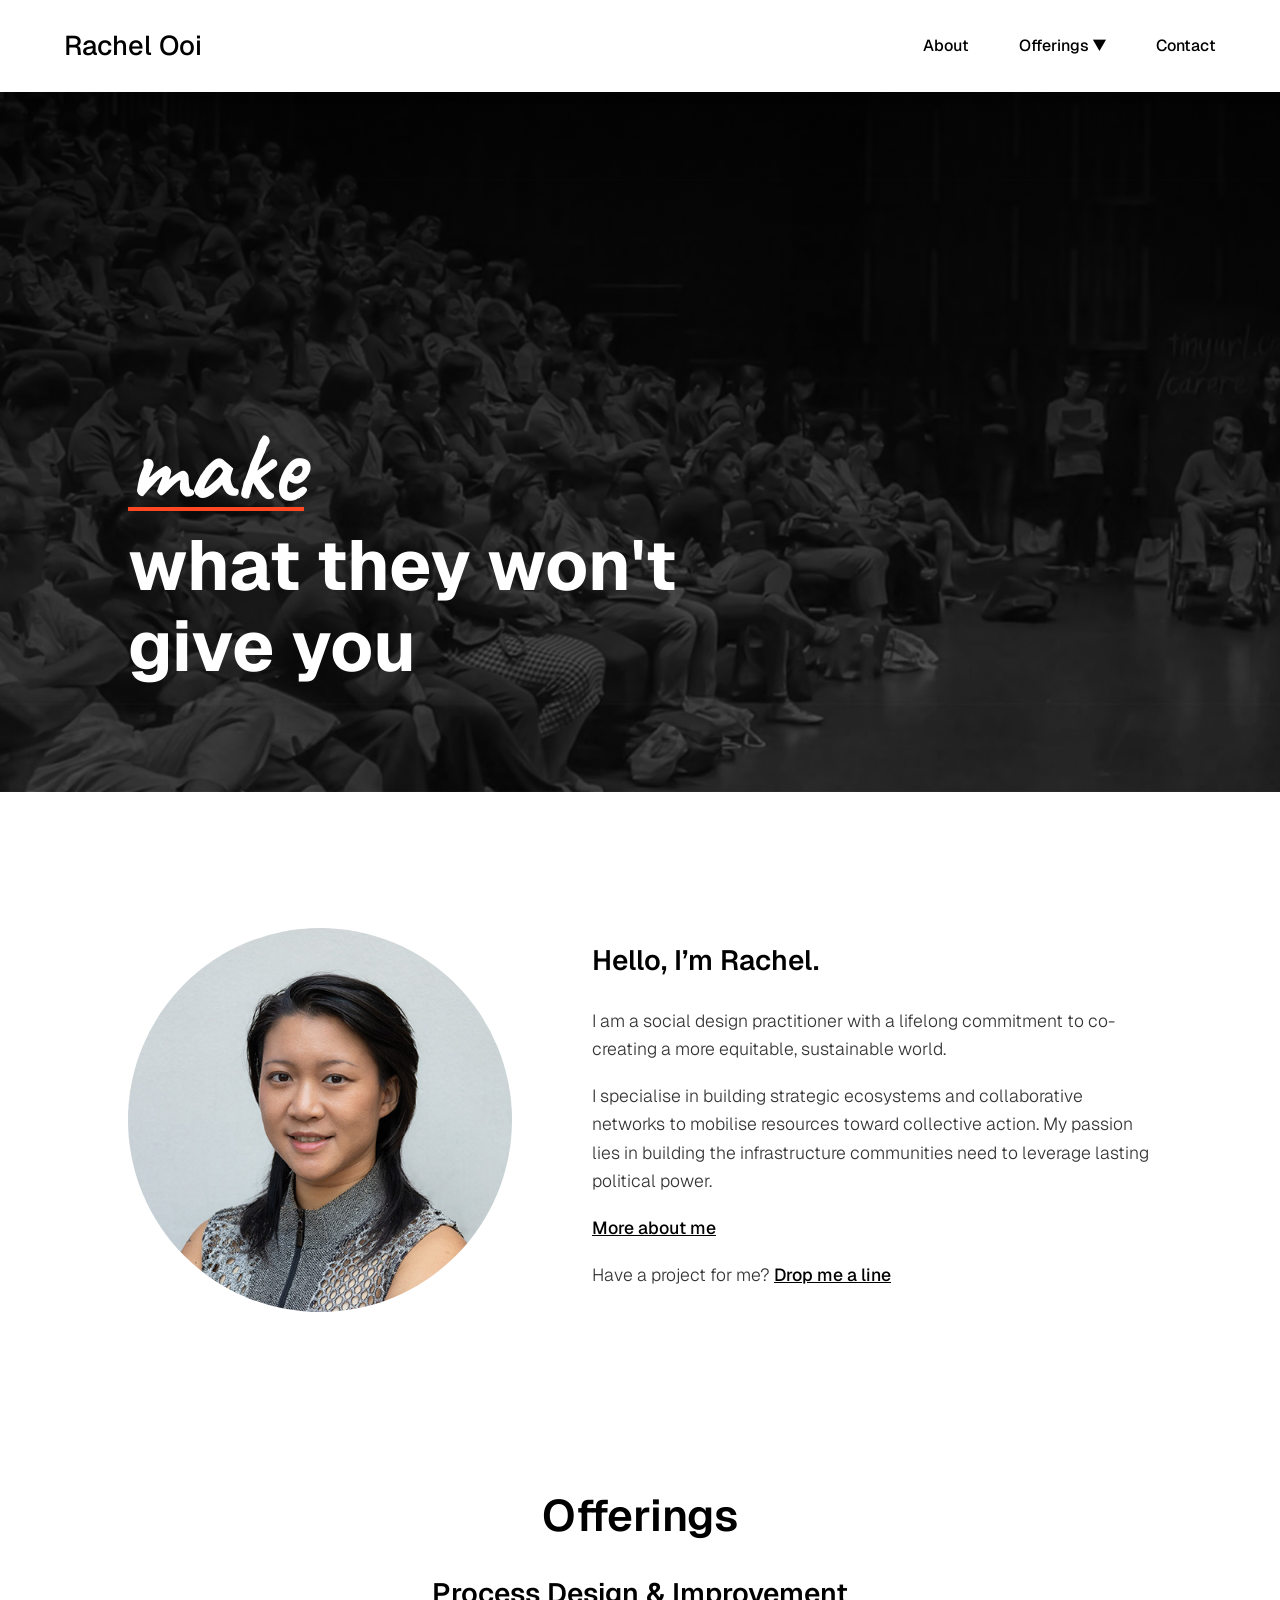
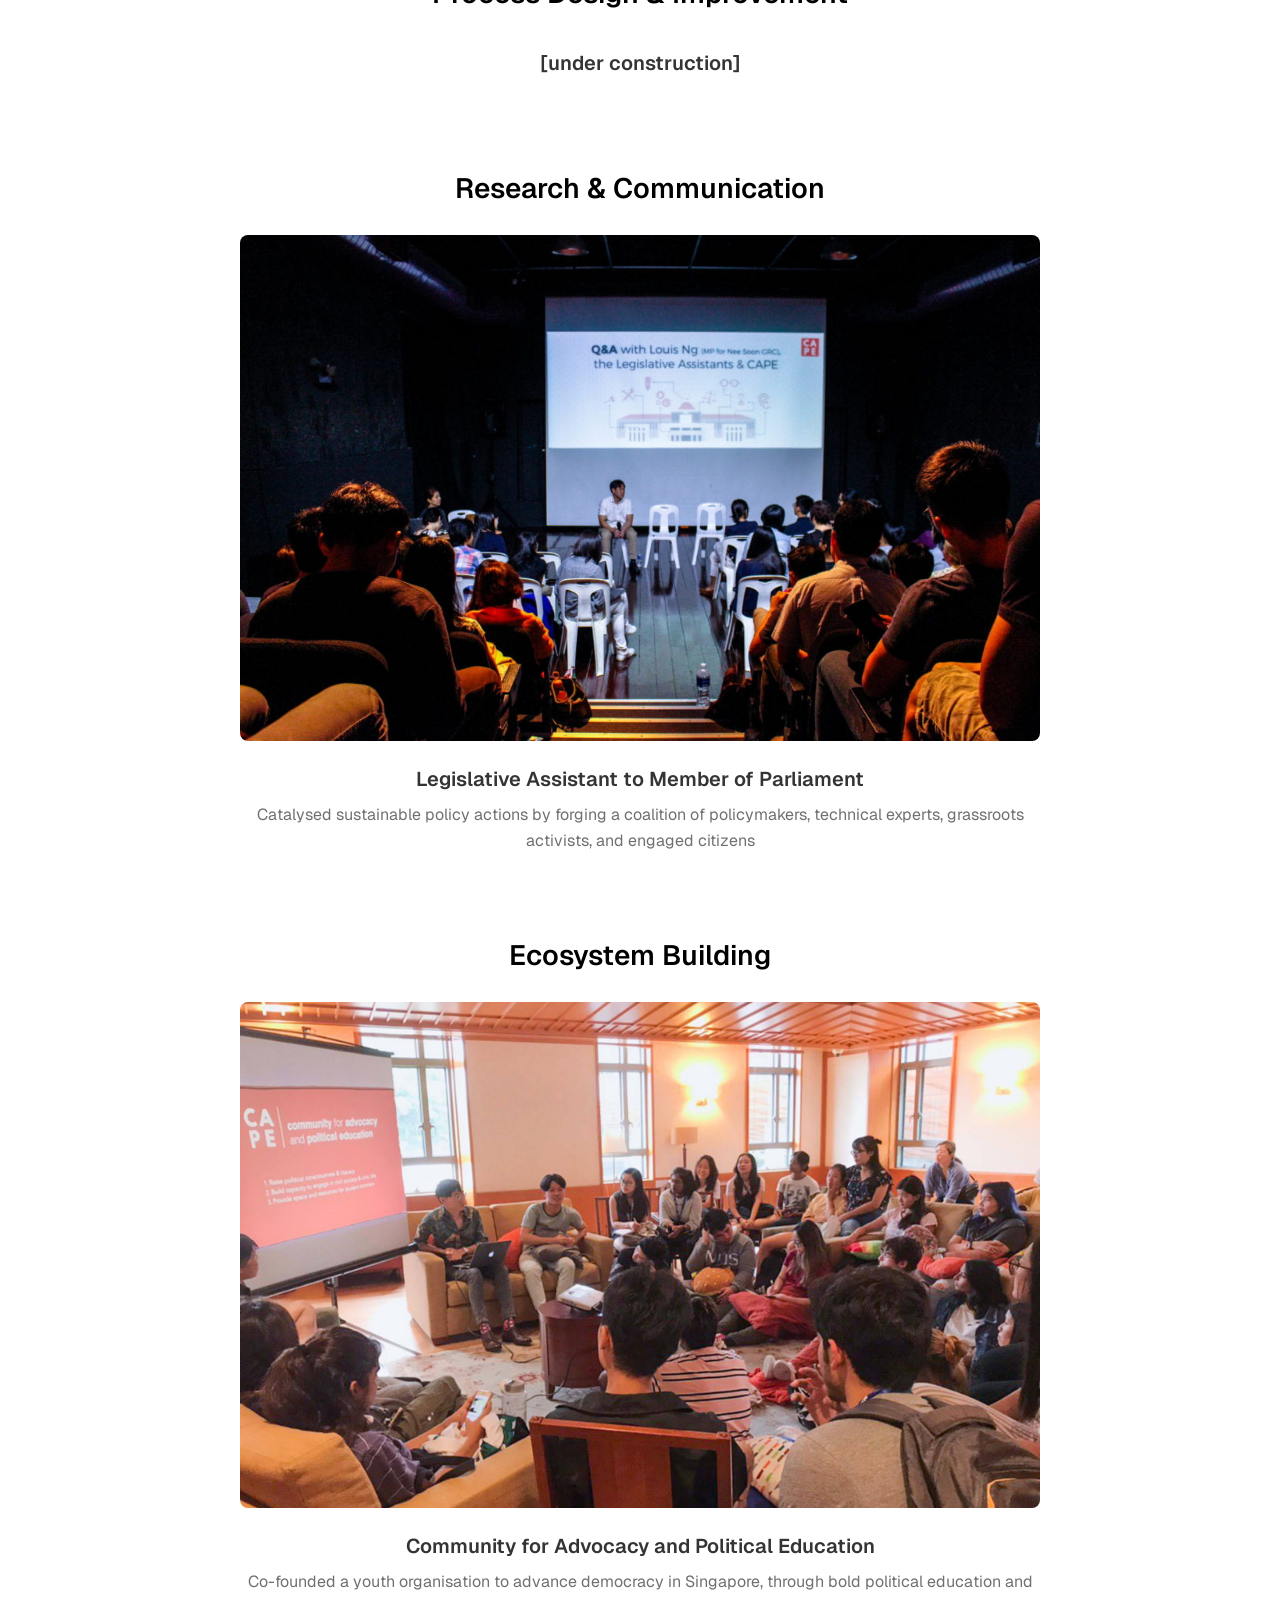
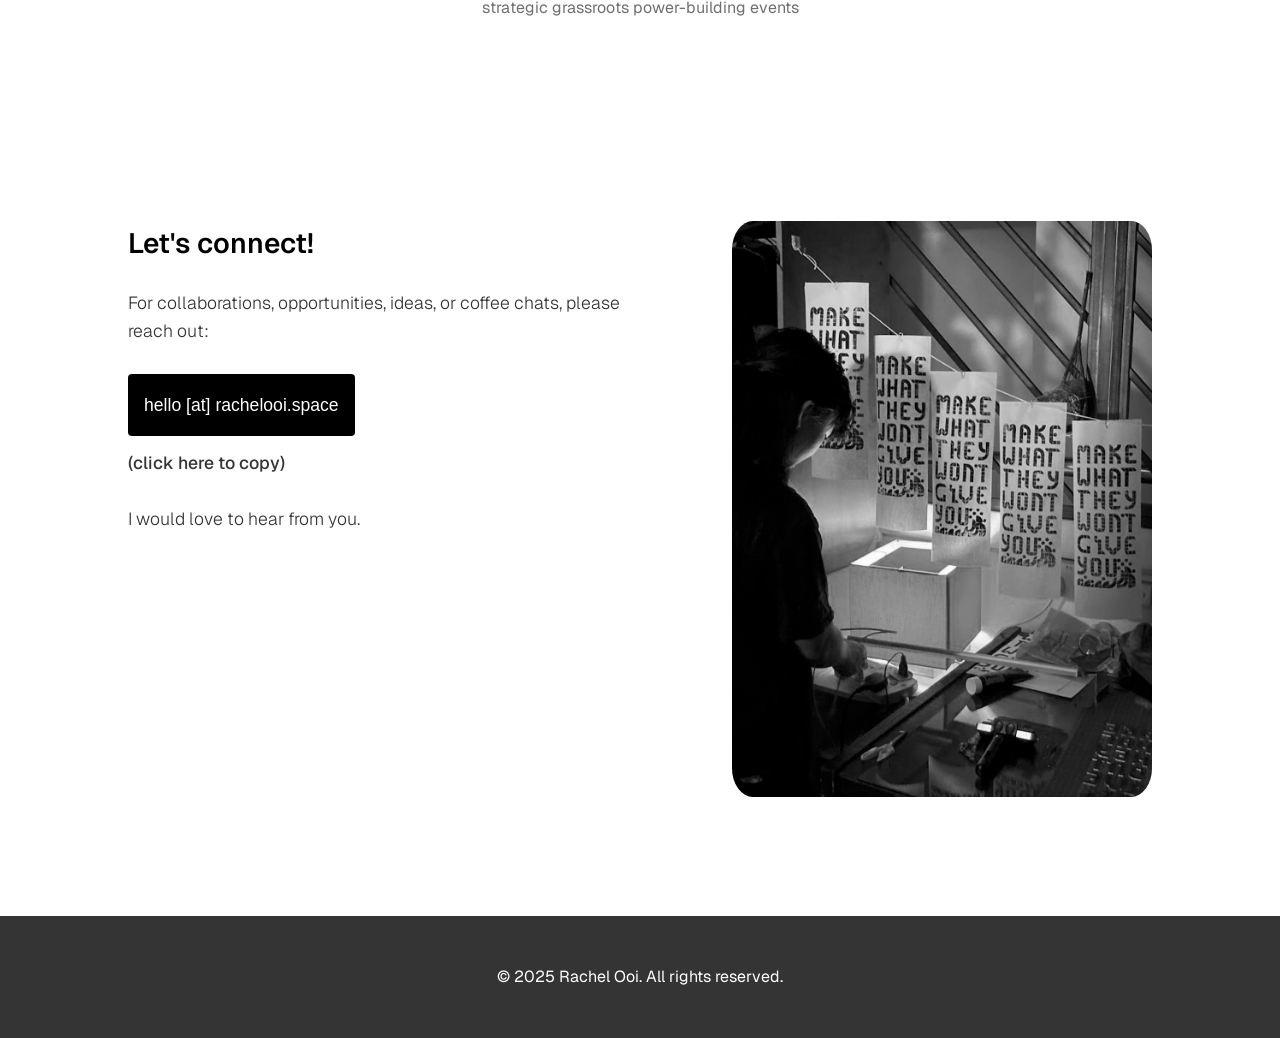
<file: index.html>
<!DOCTYPE html>
<html lang="en">
<head>
    <meta charset="UTF-8">
    <meta name="viewport" content="width=device-width, initial-scale=1.0">
    <title>Rachel Ooi</title>
    <link rel="stylesheet" href="style.css">
    <link rel="preconnect" href="https://fonts.googleapis.com">
    <link rel="preconnect" href="https://fonts.gstatic.com" crossorigin>
    <link href="https://fonts.googleapis.com/css2?family=Caveat:wght@400..700&family=Geist:wght@100..900&display=swap" rel="stylesheet">   
</head>
<body>
    
    <div id="header-container">
       <div id="header"></div>
    </div>

    <!-- Hero banner -->
    <section class="hero-banner">
        <img src="banner.jpg" alt="Black and white image of a packed auditorium" class="hero-image">
        <div class="hero-overlay"></div>
        <div class="hero-content">
            <h1 class="underlined-placeholder">make</h1>
            <h1 class="animated-text" id="animatedText">make</h1>
            <h1>what they won't<br>give you</h1>
        </div>
    </section>

    <!-- Text Sections -->
    <section class="text-section" id="about">
        <div class="headshot">
            <img src="Headshot_500.jpg" alt="portrait of a smiling woman with shoulder-length black hair against a clean grey backdrop" class="headshot-image">
        </div>
        <div class="content">
            <h2>Hello, I’m Rachel.</h2>
            <p>I am a social design practitioner with a lifelong commitment to co-creating a more equitable, sustainable world.</p>
            <p>I specialise in building strategic ecosystems and collaborative networks to mobilise resources toward collective action. My passion lies in building the infrastructure communities need to leverage lasting political power.</p>
            <p><a class="link" href="about.html">More about me</a></p>
            <p>Have a project for me? <a href="#contact" class="link">Drop me a line</a></p>
        </div>
    </section>

    
    <section class="text-section" id="projects">
        <div class="content offerings-box">
            <h1 id="offerings">Offerings</h1>
            <h2 class="project-category" id="process-design-improvement">Process Design & Improvement</h2>

                <div class="project-box">

                    <div class="project-name">[under construction]</div>
                    
                </div>

            <h2 class="project-category" id="research-communication">Research & Communication</h2>

                <div class="project-box">
                    
                    <div class="project-item">
                        <a href="la.html" class="project-link">
                            <img src="Assets/LA/Jan 2018-Parliament 101.jpeg" alt="a packed auditorium with a man seated at the front. The slides behind him say'Q&A with Louis Ng (MP for Nee Soon GRC), the Legislative Assistants & CAPE'" class="project-img">
                            <div class="project-name">Legislative Assistant to Member of Parliament</div>
                            <div class="project-byline">Catalysed sustainable policy actions by forging a coalition of policymakers, technical experts, grassroots activists, and engaged citizens</div>
                        </a>
                    </div>

                </div>

            <h2 class="project-category" id="ecosystem-building">Ecosystem Building</h2>

                <div class="project-box">
                    
                    <div class="project-item">
                        <a href="cape.html" class="project-link">
                            <img src="Assets/CAPE/Sharing session.jpeg" alt="a lounge full of students seated around a projector, the slides introduce 'community for advocacy and political education' and state its mission" class="project-img">
                            <div class="project-name">Community for Advocacy and Political Education</div>
                            <div class="project-byline">Co-founded a youth organisation to advance democracy in Singapore, through bold political education and strategic grassroots power-building events</div>
                        </a>
                    </div>
                    
                </div>





            <!-- Hide projects  

            <h2 class="project-category" id="ecosystem-building">Ecosystem Building</h2>

                <div class="project-box">
                    
                    <div class="project-item">
                        <a href="aidhub.html" class="project-link coming-soon">
                            <img src="Assets/Mutual Aid Hub SG/aidhub_logo.png" alt="screenshot of an online site listing aid initiatives, with buttons to submit initiatives and filter listings by category" class="project-img">
                            <div class="project-name">AidHub SG</div>
                            <div class="project-byline">Launched a crowdsourcing platform to surface real-time community needs and quickly connect them with offers of aid, to combat the COVID-19 crisis</div>
                        </a>
                    </div>
                    
                    <div class="project-item">
                        <a href="fundraising.html" class="project-link">
                            <img src="Assets/Community Fundraising/cover rojava_cropped.png" alt="screenshot of a fundraising page, with an image of two women wearing hijabs and medical face masks. The older woman is carrying a child. The caption reads 'Donate for Rojava's (North and East Syria's) Covid-19 Medical Aid: Fundraiser for HEYVA SOR A KURDISTANE/KURDISH RED MOON by Rachel Ooi'" class="project-img">
                            <div class="project-name">Community Fundraising</div>
                            <div class="project-byline">Activated personal networks to mobilise resources for Rojava, Palestine, Myanmar, and local community members facing socio-economic difficulties</div>
                        </a>
                    </div>

                    <div class="project-item">
                        <a href="climatecatchups.html" class="project-link">
                            <img src="Assets/Climate Catch Ups/Screenshot_cropped - Miro.png" alt="screenshot of an ecosystem mapping exercise for Singapore's environmental advocacy organisations" class="project-img">
                            <div class="project-name">Climate Catch Ups</div>
                            <div class="project-byline">Established a network for environmental activists to accelerate social change by strategising collectively</div>
                        </a>
                    </div>

                    <div class="project-item">
                        <a href="climatemediahub.html" class="project-link">
                            <img src="Assets/Climate Media Hub/87817449_10214930302324822_638226569613017088_n.jpg" alt="logo of a megaphone overlaid with climate warming stripes representing Earth’s increasing average temperature" class="project-img">
                            <div class="project-name">Climate Media Hub</div>
                            <div class="project-byline">Created an online community to amplify support for climate policies through targeted digital engagement</div>
                        </a>
                    </div>

                </div>

            <h2 class="project-category" id="research-writing">Research & Writing</h2>

                <div class="project-box">
                    
                    <div class="project-item">
                        <a href="co-risklabs.html" class="project-link">
                            <img src="Assets/Co-Risk Labs/CRL cover.png" alt="graphic of a town overlaid with the words 'DESIGN RESEARCH AND COMMUNITY ENGAGEMENT FOR DISASTER AND CLIMATE RISK REDUCTION' and a logo that resembles a test tube constructed with arrows" class="project-img">
                            <div class="project-name">Co-Risk Labs</div>
                            <div class="project-byline">Investigated how disaster risk management professionals can dismantle technological inequities in their practice, to empower community-led crisis response</div>
                        </a>
                    </div>

                    <div class="project-item">
                        <a href="https://www.anthroposphere.co.uk/post/encountering-the-superlative-wild" target="_blank" class="project-link">
                            <img src="Assets/LOTR/230517_f097cd18d3784624867448c9829cd9c8~mv2_d_3508_2480_s_4_2.avif" alt="illustration of a round hobbit door opening to reveal a city crossed with wires" class="project-img">
                            <div class="project-name">Writing Sample: "Encountering the Superlative Wild"</div>
                            <div class="project-byline">How do ecological themes in J.R.R. Tolkien's <i>The Lord of The Rings</i> influence real-world environmental ethics? Article published in <i>Anthroposhere: The Oxford Climate Review</i></div>
                        </a>
                    </div>


            <h2 class="project-category" id="creative-comms">Creative Communications</h2>

                <div class="project-box">

                    <div class="project-item">
                        <a href="illustrationdesign.html" class="project-link">
                            <img src="Assets/Creative Communication/cover illustration.png" alt="The left half of the image is a red, yellow, and green poster of a houseplant drawn in the style of vintage communist posters from China, titled 'REVOLUTIONARY LEAFTIST'. The right half of the image is the first page of a zine titled 'Introducing the Solidarity Economy' with descriptive text accompanied by simple illustrations of goofy characters" class="project-img">
                            <div class="project-name">Illustration & Graphic Design</div>
                            <div class="project-byline">Crafted visual storytelling to amplify economic justice narratives in grassroots climate movements’ campaigns</div>
                        </a>
                    </div>

                    <div class="project-item">
                        <a href="https://www.instagram.com/solidarity.econ/" target="_blank" class="project-link">
                            <img src="Assets/Creative Communication/cover social media.png" alt="screenshot of an Instagram profile named '@solidarity.econ' with posts titled 'Creative Commons', 'Mutual Aid', and 'Creating Solidarity Markets in Manila'" class="project-img">
                            <div class="project-name">Social Media Content Creation</div>
                            <div class="project-byline">Reformulated academic solidarity economy research into accessible public education </div>
                        </a>
                    </div>

                </div>
            -->

            <!-- template block
            <h2 class="project-category" id="fundraising">project-category</h2>

                <div class="project-box">

                    <div class="project-item">
                        <a href="" class="project-link">
                            <img src="" alt="" class="project-img">
                            <div class="project-name">x</div>
                            <div class="project-byline"></div>
                        </a>
                    </div>
                    
                </div>
            -->


        </div>
    </section>

    <!-- Contact Section -->
    <section class="text-section" id="contact">
        <div class="content">
            <h2>Let's connect!</h2>
            <p>For collaborations, opportunities, ideas, or coffee chats, please reach out:<br><br></p>
            <button id="contact-btn" class="contact-btn">contact me</button><p id="copy-text">(click here to copy)</p>
            <p><br>I would love to hear from you.</p>
        </div>
        <div class="end">
            <img src="printing_cropped.png" alt="photo of Rachel in her home studio printing a series of posters with the words 'MAKE WHAT THEY WON'T GIVE YOU', using a printing press she made from Legos" class="end-image">
        </div>

    </section>

    <div id="footer"></div>
    
    <button id="back-to-top" title="Back to Top">↑</button>

    <script src="script.js"></script>
</body>
</html>
</file>
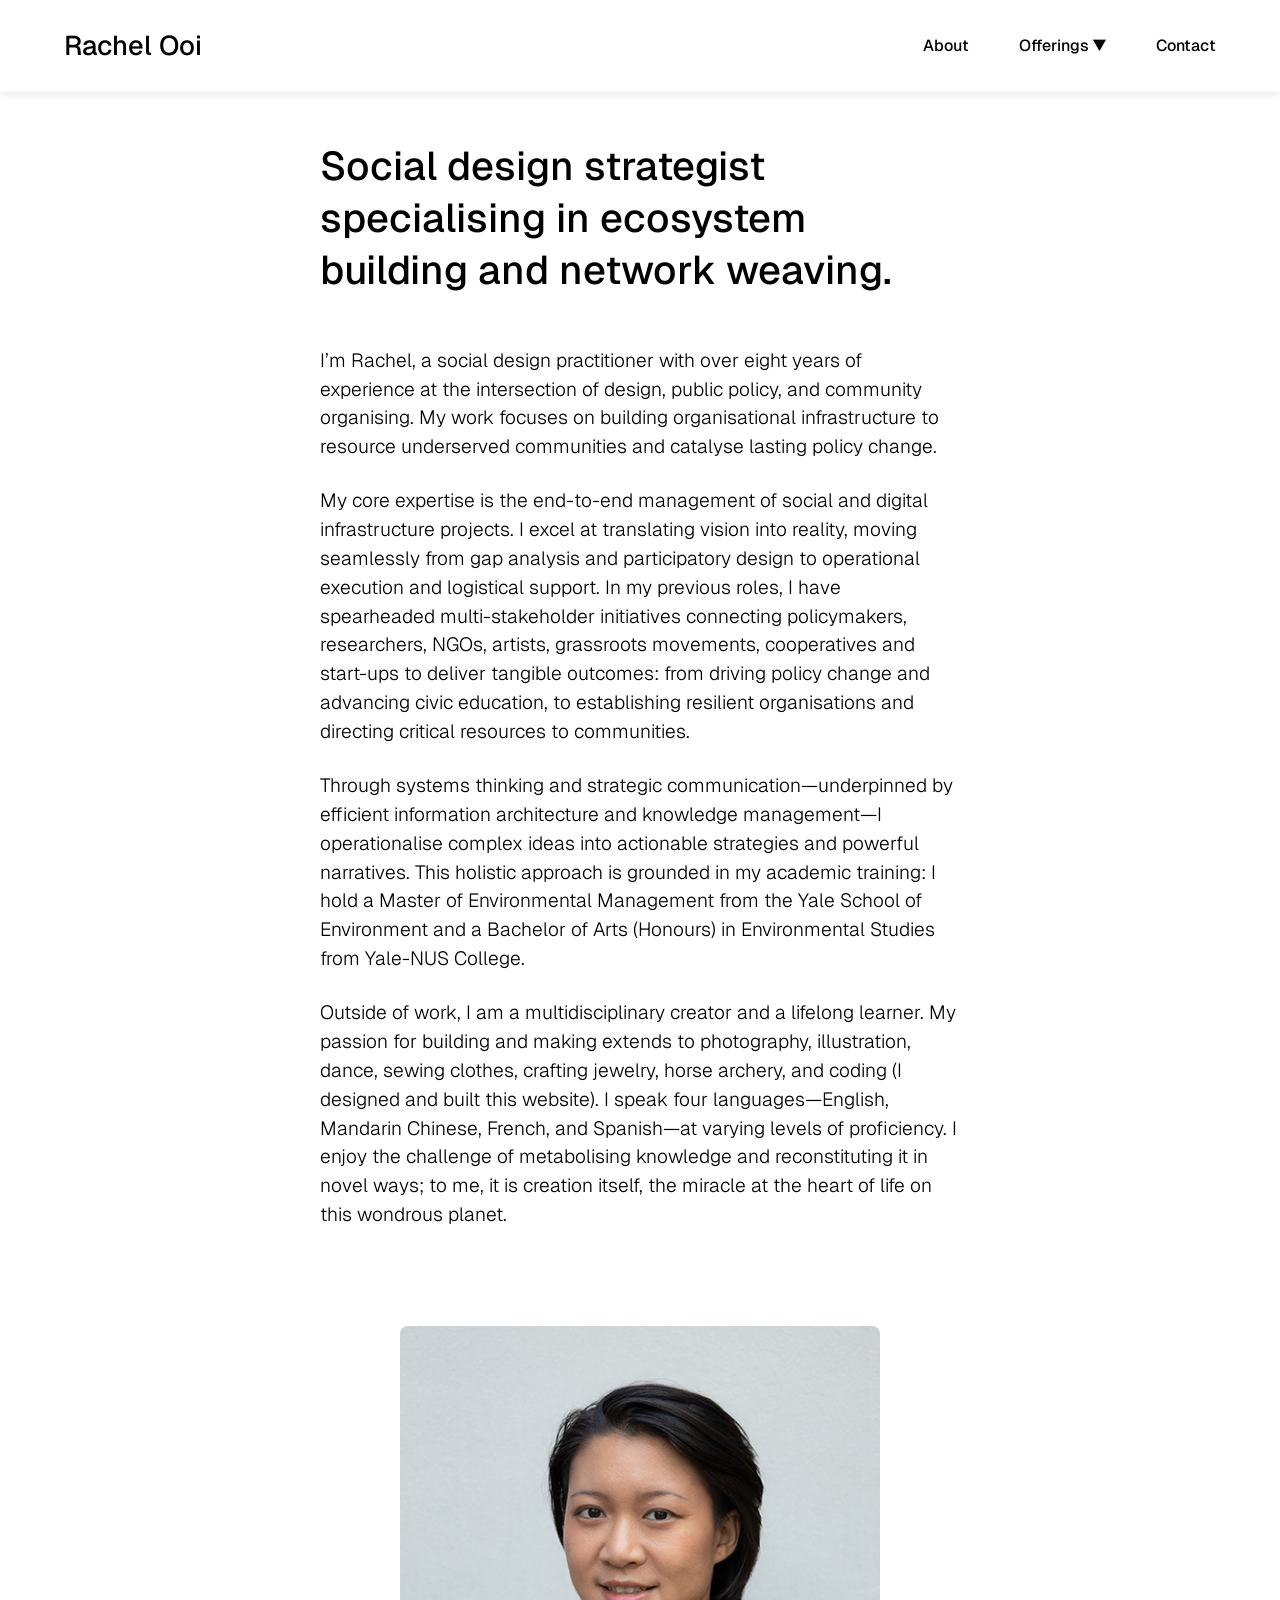
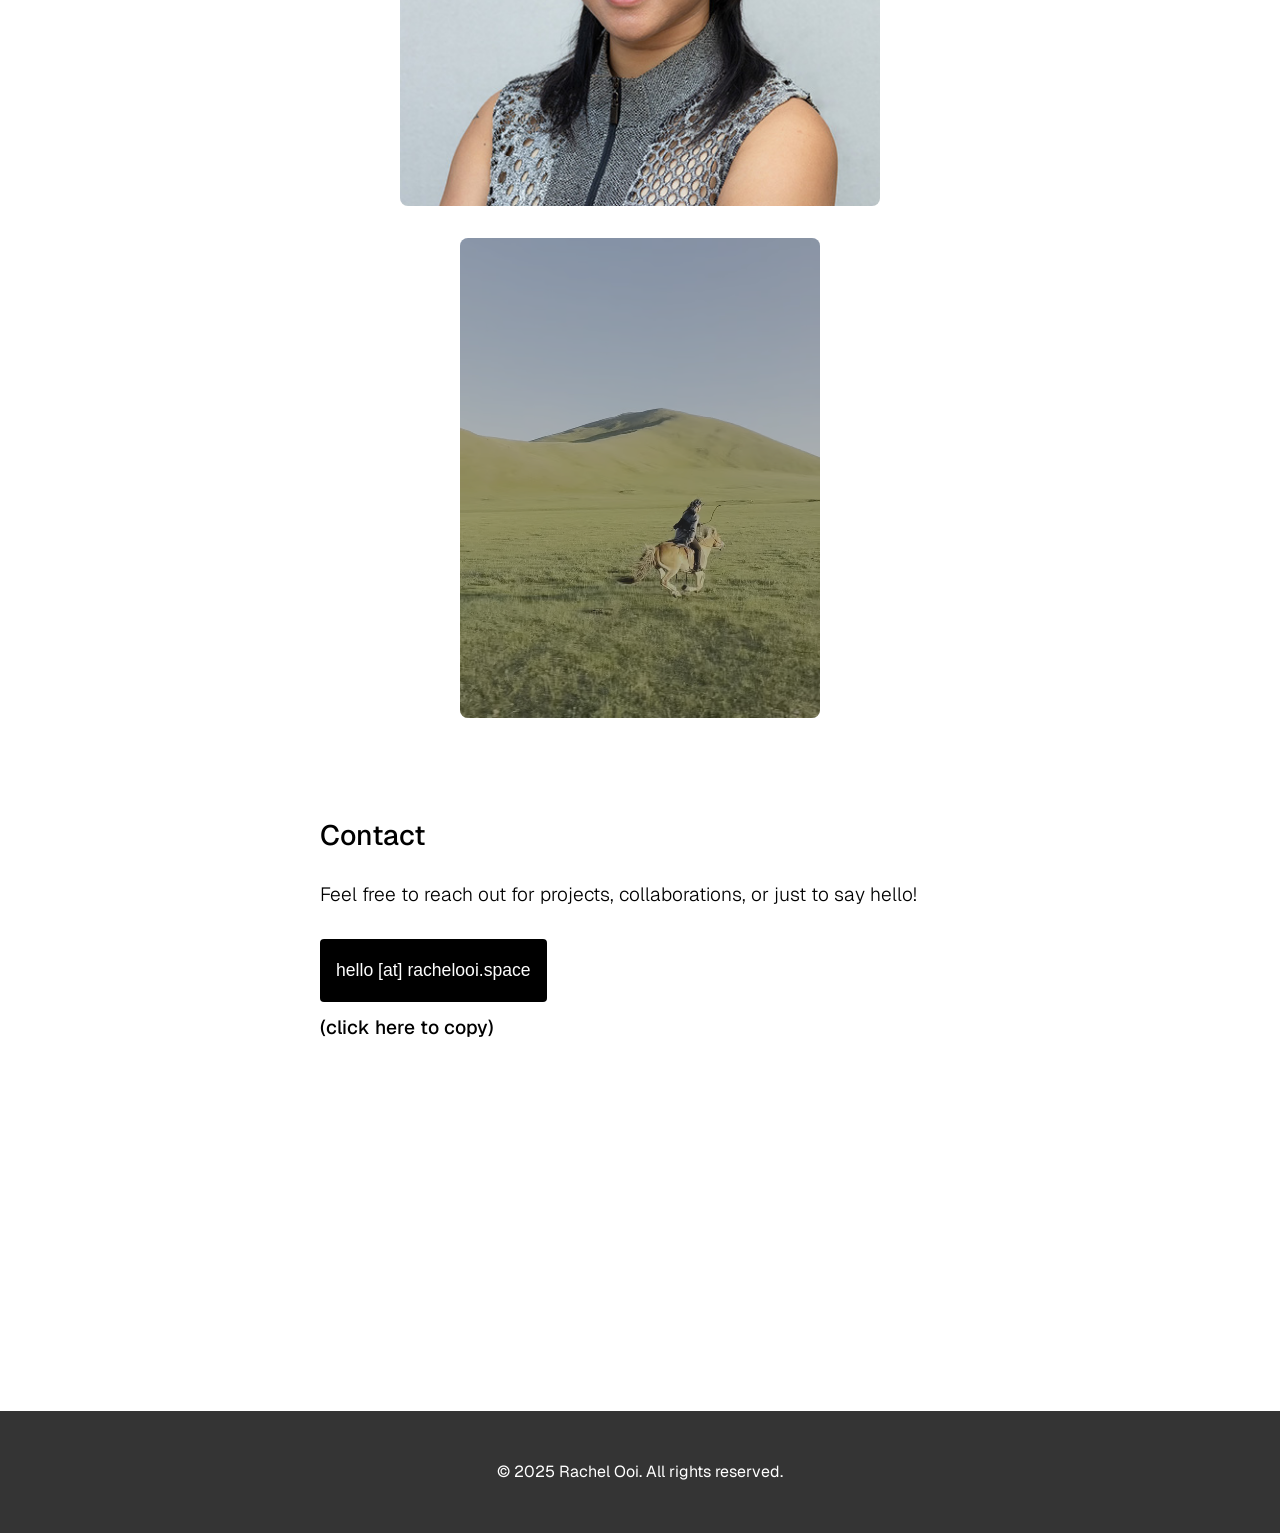
<file: about.html>
<!DOCTYPE html>
<html lang="en">
<head>
    <meta charset="UTF-8">
    <meta name="viewport" content="width=device-width, initial-scale=1.0">
    <title>Rachel Ooi</title>
    <link rel="stylesheet" href="style.css">
    <link rel="preconnect" href="https://fonts.googleapis.com">
    <link rel="preconnect" href="https://fonts.gstatic.com" crossorigin>
    <link href="https://fonts.googleapis.com/css2?family=Caveat:wght@400..700&family=Geist:wght@100..900&display=swap" rel="stylesheet">   
</head>
<body>
    
    <div id="header-container">
       <div id="header"></div>
    </div>

    <!-- Text Section -->
    <section class="project-page">
        <h1>Social design strategist specialising in ecosystem building and network weaving.</h1>
        <br>
        <br>
        <p>I’m Rachel, a social design practitioner with over eight years of experience at the intersection of design, public policy, and community organising. My work focuses on building organisational infrastructure to resource underserved communities and catalyse lasting policy change.</p>
        <br>
        <p>My core expertise is the end-to-end management of social and digital infrastructure projects. I excel at translating vision into reality, moving seamlessly from gap analysis and participatory design to operational execution and logistical support. In my previous roles, I have spearheaded multi-stakeholder initiatives connecting policymakers, researchers, NGOs, artists, grassroots movements, cooperatives and start-ups to deliver tangible outcomes: from driving policy change and advancing civic education, to establishing resilient organisations and directing critical resources to communities.</p>
        <br>
        <p>Through systems thinking and strategic communication—underpinned by efficient information architecture and knowledge management—I operationalise complex ideas into actionable strategies and powerful narratives. This holistic approach is grounded in my academic training: I hold a Master of Environmental Management from the Yale School of Environment and a Bachelor of Arts (Honours) in Environmental Studies from Yale-NUS College.</p>
        <br>
        <p>Outside of work, I am a multidisciplinary creator and a lifelong learner. My passion for building and making extends to photography, illustration, dance, sewing clothes, crafting jewelry, horse archery, and coding (I designed and built this website). I speak four languages—English, Mandarin Chinese, French, and Spanish—at varying levels of proficiency. I enjoy the challenge of metabolising knowledge and reconstituting it in novel ways; to me, it is creation itself, the miracle at the heart of life on this wondrous planet.</p>
    </section>


    <!-- Media Section -->
    <section class="about-media">

        <div class="headshot-container">
            <img src="Headshot_500.jpg" alt="portrait of a smiling woman with shoulder-length black hair against a clean grey backdrop" class="about-headshot">
        </div>

        <div class="video-container">
            <video class="gallop-video" width="360" height="480" autoplay loop muted playsinline>
            <source src="About/gallop_original.webm" type="video/webm">
            <source src="About/gallop_original.mp4" type="video/mp4">
            Your browser does not support the video tag.
            </video> 
            <div class="video-overlay"></div>
        </div>

    </section>



    <!-- Contact Section -->
    <section class="project-page">
        <div class="content">
            <h3>Contact</h3>
            <br>
            <p>Feel free to reach out for projects, collaborations, or just to say hello!<br><br></p>
            <button id="contact-btn" class="contact-btn">contact me</button><p id="copy-text">(click here to copy)</p>
        </div>
    </section>

    <div class="padding-bottom">
        <!-- Just for negative space on the bottom of the page -->
    </div>

    <div id="footer"></div>
    
    <button id="back-to-top" title="Back to Top">↑</button>

    <script src="script.js"></script>
</body>
</html>
</file>
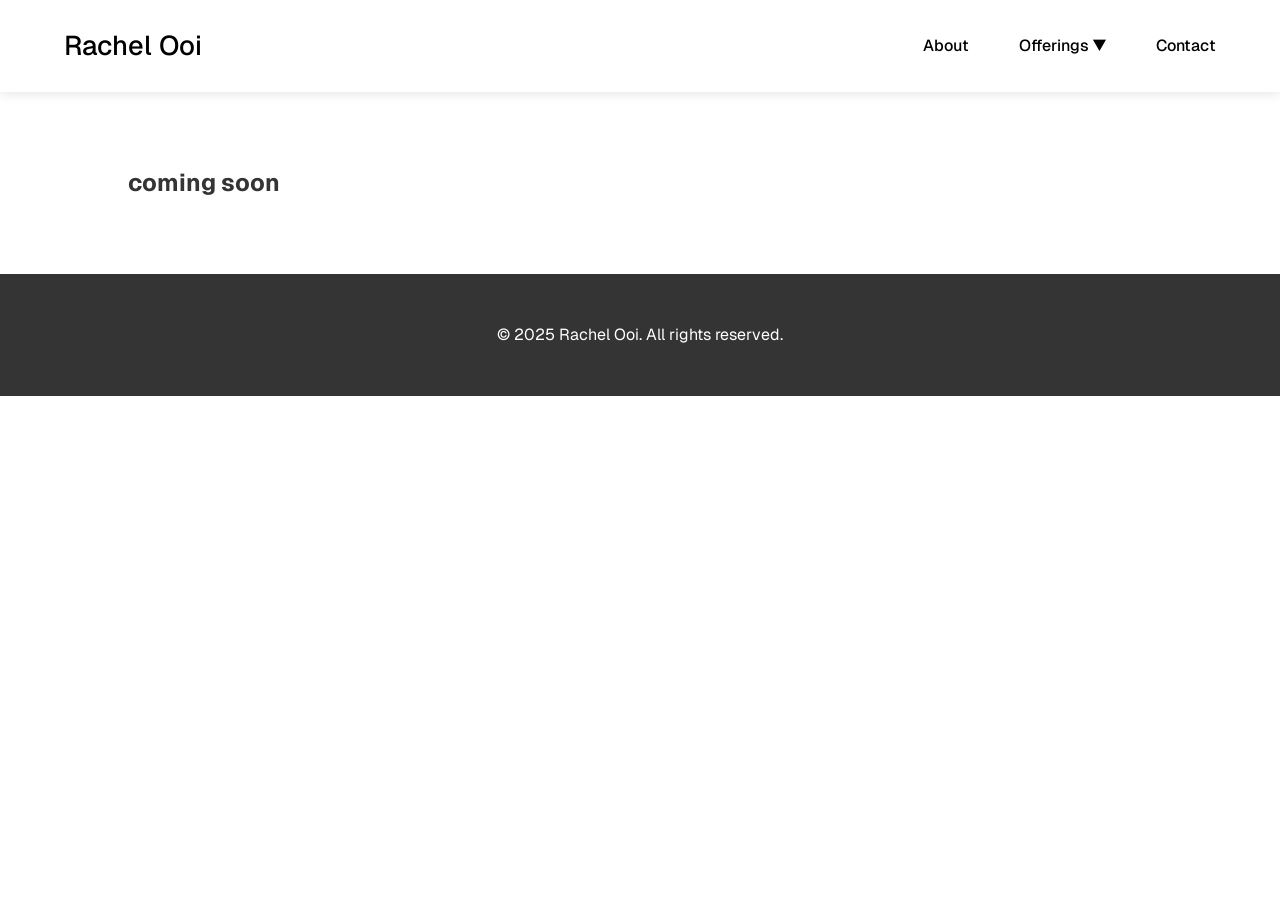
<file: ccu.html>
<!DOCTYPE html>
<html lang="en">
<head>
    <meta charset="UTF-8">
    <meta name="viewport" content="width=device-width, initial-scale=1.0">
    <title>Rachel Ooi</title>
    <link rel="stylesheet" href="style.css">
    <link rel="preconnect" href="https://fonts.googleapis.com">
    <link rel="preconnect" href="https://fonts.gstatic.com" crossorigin>
    <link href="https://fonts.googleapis.com/css2?family=Caveat:wght@400..700&family=Geist:wght@100..900&display=swap" rel="stylesheet">   
</head>
<body>
    
    <div id="header-container">
       <div id="header"></div>
    </div>

    <!-- Text Sections -->
    <section class="text-section">
        <h1>coming soon</h1>
    </section>

    <div id="footer"></div>
    
    <button id="back-to-top" title="Back to Top">↑</button>

    <script src="script.js"></script>
</body>
</html>
</file>
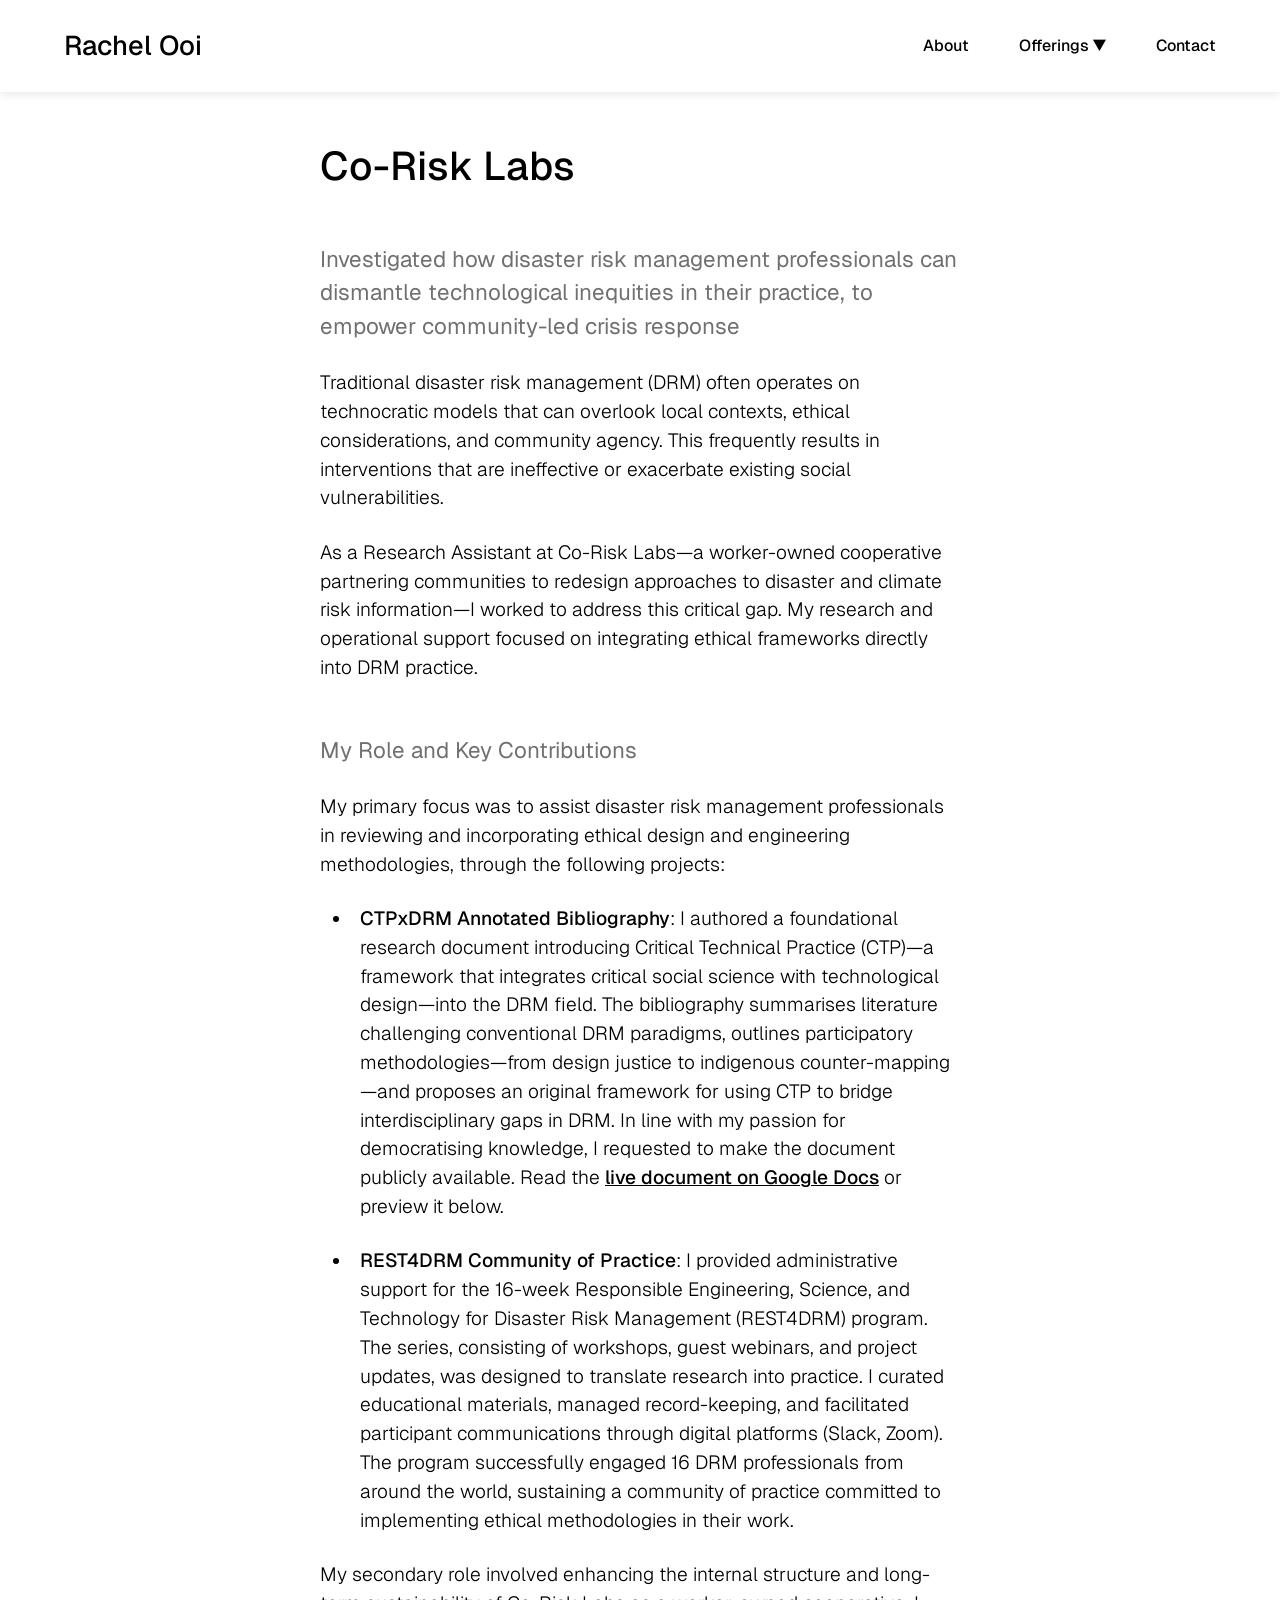
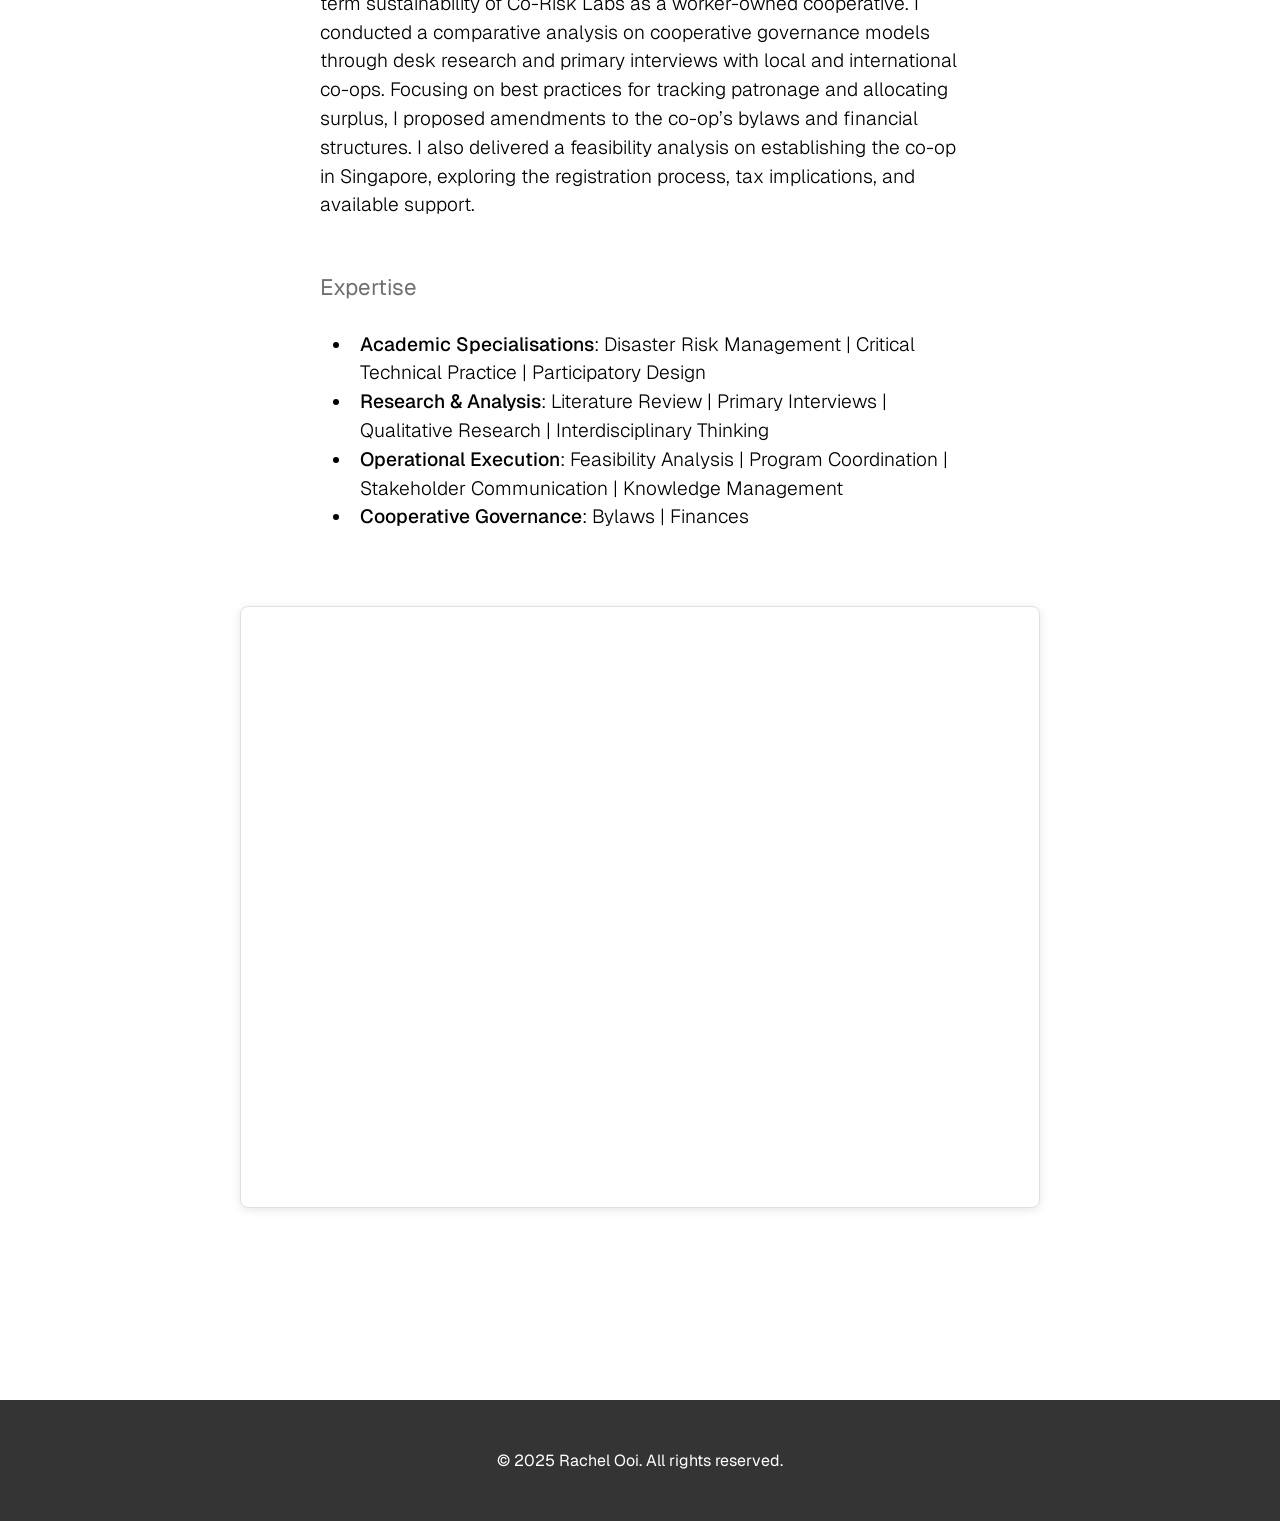
<file: co-risklabs.html>
<!DOCTYPE html>
<html lang="en">
<head>
    <meta charset="UTF-8">
    <meta name="viewport" content="width=device-width, initial-scale=1.0">
    <title>Rachel Ooi</title>
    <link rel="stylesheet" href="style.css">
    <link rel="preconnect" href="https://fonts.googleapis.com">
    <link rel="preconnect" href="https://fonts.gstatic.com" crossorigin>
    <link href="https://fonts.googleapis.com/css2?family=Caveat:wght@400..700&family=Geist:wght@100..900&display=swap" rel="stylesheet">   
</head>
<body>
    
    <div id="header-container">
       <div id="header"></div>
    </div>

    <!-- Text Sections -->
    <section class="project-page">
        <h1>Co-Risk Labs</h1>
        <br>
        <br>
        <h2>Investigated how disaster risk management professionals can dismantle technological inequities in their practice, to empower community-led crisis response</h2>
        <br>
        <p>Traditional disaster risk management (DRM) often operates on technocratic models that can overlook local contexts, ethical considerations, and community agency. This frequently results in interventions that are ineffective or exacerbate existing social vulnerabilities.</p>
        <br>
        <p>As a Research Assistant at Co-Risk Labs—a worker-owned cooperative partnering communities to redesign approaches to disaster and climate risk information—I worked to address this critical gap. My research and operational support focused on integrating ethical frameworks directly into DRM practice.</p>
        <br>
        <br>
        <h2>My Role and Key Contributions</h2>
        <br>
        <p>My primary focus was to assist disaster risk management professionals in reviewing and incorporating ethical design and engineering methodologies, through the following projects:</p>
        <br>
        <ul>
            <li><b>CTPxDRM Annotated Bibliography</b>: I authored a foundational research document introducing Critical Technical Practice (CTP)—a framework that integrates critical social science with technological design—into the DRM field. The bibliography summarises literature challenging conventional DRM paradigms, outlines participatory methodologies—from design justice to indigenous counter-mapping—and proposes an original framework for using CTP to bridge interdisciplinary gaps in DRM. In line with my passion for democratising knowledge, I requested to make the document publicly available. Read the <a href="https://docs.google.com/document/d/1LOQGri9HKB24q3NBwOJpTePhqZWZZkZOh_OaTC5p3z0/edit?tab=t.0#heading=h.nfqx3ih9r2qk" class="link" target="_blank">live document on Google Docs</a> or preview it below. </li>
            <br>
            <li><b>REST4DRM Community of Practice</b>: I provided administrative support for the 16-week Responsible Engineering, Science, and Technology for Disaster Risk Management (REST4DRM) program. The series, consisting of workshops, guest webinars, and project updates, was designed to translate research into practice. I curated educational materials, managed record-keeping, and facilitated participant communications through digital platforms (Slack, Zoom). The program successfully engaged 16 DRM professionals from around the world, sustaining a community of practice committed to implementing ethical methodologies in their work. </li>
        </ul>
        <br>
        <p>My secondary role involved enhancing the internal structure and long-term sustainability of Co-Risk Labs as a worker-owned cooperative. I conducted a comparative analysis on cooperative governance models through desk research and primary interviews with local and international co-ops. Focusing on best practices for tracking patronage and allocating surplus, I proposed amendments to the co-op’s bylaws and financial structures. I also delivered a feasibility analysis on establishing the co-op in Singapore, exploring the registration process, tax implications, and available support.</p>
        <br>
        <br>
        <h2>Expertise</h2>
        <br>
        <ul>
            <li><b>Academic Specialisations</b>: Disaster Risk Management | Critical Technical Practice | Participatory Design</li>
            <li><b>Research & Analysis</b>: Literature Review | Primary Interviews | Qualitative Research | Interdisciplinary Thinking </li>
            <li><b>Operational Execution</b>: Feasibility Analysis | Program Coordination | Stakeholder Communication | Knowledge Management</li>
            <li><b>Cooperative Governance</b>: Bylaws | Finances</li>
            <br>
        </ul>
    </section>

    <section class="document-container">
        <iframe class="responsive-iframe"
            src="https://docs.google.com/document/d/e/2PACX-1vQqcTwuejDsyYnlBaDq-irPgrfvA8v4IqJxnYcxd_KDk52tI1ZjntUIgCDO25W9FmIz7jaVInMv34Dw/pub?embedded=true"
            height="600"
            frameborder="0"
            allowfullscreen>>
        </iframe>
    </section>

    <div id="footer"></div>
    
    <button id="back-to-top" title="Back to Top">↑</button>

    <script src="script.js"></script>
</body>
</html>
</file>
<file: style.css>
/* style.css */
/* Reset & Base Styles */
* {
    margin: 0;
    padding: 0;
    box-sizing: border-box;
}

html {
  scroll-padding-top: 100px; /* Height of your navbar + 5-10px extra */
}

:root {
    --primary: #000000;
    --secondary: #707070;
    --dark: #343434;
    --light: #ffffff;
    --accent1: #ff4722;
    --accent2: #4ecdc4; /* unused */
}

body {
    font-family: 'Geist', Arial, sans-serif;
    line-height: 1.6;
    color: var(--dark);
    background-color: var(--light);
    margin: 0;
    min-height: 100vh;
    display: flex;
    flex-direction: column;
}

/* Header Styles */

#header-container {
    position: sticky;
    top: 0;
    z-index: 1001;
    width: 100%;
}

header {
    background-color: white;
    position: sticky;
    top: 0;
    z-index: 1001;
    box-shadow: 0 2px 10px rgba(0,0,0,0.1);
}

nav {
    display: flex;
    justify-content: space-between;
    align-items: center;
    padding: 1.5rem 5%;
    max-width: 1400px;
    margin: 0 auto;
}

.logo {
    font-size: 1.7rem;
    font-weight: 500;
    color: var(--primary);
    text-decoration: none;
}

.logo:hover {
    color: var(--accent1);
}
    
.nav-links {
    display: flex;
    list-style: none;
    gap: 50px;
}

.nav-links a {
    text-decoration: none;
    color: var(--primary);
    font-weight: 500;
}

.nav-links a:hover {
    color: var(--accent1);
}

/* Dropdown Base */
.dropdown {
    position: relative;
    display: flex;
    align-items: center;    
}

.dropdown-link {
    text-decoration: none; 
    color: var(--primary); 
    font-weight: 500; 
}

.dropdown-link:hover {
    color: var(--accent1);
}

.dropdown-toggle {
    background: none;
    border: none;
    padding: 0;
    cursor: pointer;
    font: inherit;
    display: inline-flex;
    align-items: center;
    color: var(--primary); 
}

.dropdown-toggle:focus {
    outline: none;
}

.dropdown-toggle:hover {
    color: var(--accent1);
}

/* Hidden by default */
.dropdown-menu {
    display: none;
    flex-direction: column;
    position: absolute;
    top: 36px; /* sits just under navbar */
    left: 50%;   /* start from the middle of parent <li> */
    transform: translateX(-50%); /* shift back by half its width so it's centered */
    background: white;
    list-style: none;
    padding: 0.5rem 0;
    margin: 0;
    min-width: 180px;
    border-radius: 8px; 
    z-index: 1000;
    text-align: center;
    transition: 0.1s ease-in-out;
    box-shadow: 0 5px 15px rgba(0,0,0,0.1);
}

/* Caret */
.caret {
    font-size: 1rem;
    transition: none;
}

/* Dropdown items */
.dropdown-menu li {
    margin: 0;
}

.dropdown-menu a {
    display: block;
    padding: 0.7rem 1rem;
    color: var(--primary);
    text-decoration: none;
    white-space: nowrap;
    cursor: pointer;
}

.dropdown-menu a:hover {
    background: var(--light);
    color: var(--accent1);
}



/* Show on hover (desktop only) */
@media (min-width: 769px) {
    .dropdown:hover .dropdown-menu {
        display: block;
    }
  /* Bridge the gap caused by top:36px to move dropdown-menu lower*/
    .dropdown:hover::before {
        content: "";
        position: absolute;
        top: 100%;
        left: 0;
        height: 36px; /* matches your gap */
        width: 100%;
    }

    .dropdown:hover button{
        color: var(--accent1);
    }
}

/* Mobile styles */
@media (max-width: 768px) {
    
    .dropdown {
        display: flex;
        flex-direction: column;
        align-items: center;
    }

    .dropdown-menu {
        position: static;
        transform: none;
        box-shadow: none;
        background: var(--light);
        width: 100%;
        left: 0;
    }

    .dropdown.active .dropdown-menu {
        display: block;
    }

    .dropdown.active button {
        color: var(--accent1);
    }

    .dropdown-menu.dropdown-menu a{
        font-size: clamp(1.5rem, 2vw, 2.5rem);
        padding: 0;
    }

    .dropdown-menu a:hover {
        background: var(--light);
        color: var(--accent1);
    }
}

.link {
    font-weight: 500;
    text-decoration: underline;
    color: var(--primary);
}

.link:hover{
    cursor: pointer;
    color: var(--accent1);
}

.hamburger {
    display: none;
    cursor: pointer;
    background: transparent;
    border: none;
    width: 40px;
    height: 40px;
    position: relative;
    z-index: 1000;
}

.hamburger span {
    display: block;
    width: 30px;
    height: 3px;
    background: var(--primary);
    margin: 6px 0;
    border-radius: 3px;
    transition: all 0.4s cubic-bezier(0.68, -0.55, 0.27, 1.55);
    transform-origin: center;
}

/* Hamburger animation when active */
.hamburger.active span:nth-child(1) {
    transform: translateY(9px) rotate(45deg);
    background: var(--accent1);
}

.hamburger.active span:nth-child(2) {
    opacity: 0;
    transform: scale(0);
}

.hamburger.active span:nth-child(3) {
    transform: translateY(-9px) rotate(-45deg);
    background: var(--accent1);
}

/* Hero Banner */
.hero-banner {
  position: relative;
  height: 90vh; /* Adjustable height */
  max-height: 700px; /* Prevents excessive height on large screens */
  min-height: 600px; /* Minimum height */
  overflow: hidden;
  margin-bottom: 4rem; /* Creates space for next section */
}

.hero-image {
  position: absolute;
  width: 100%;
  height: 100%;
  object-fit: cover;
  z-index: 1;
}

.hero-overlay {
  position: absolute;
  top: 0;
  left: 0;
  width: 100%;
  height: 100%;
  background: linear-gradient(
    to bottom, 
    rgba(0,0,0,0.7) 0%, 
    rgba(0,0,0,0.3) 50%,
    transparent 100%
  );
  z-index: 2;
}

.hero-content {
  position: absolute;
  bottom: 15%; /* Positions content above bottom */
  left: 10%;
  max-width: 650px;
  color: white;
  z-index: 3;
  padding-right: 2rem;
}


.hero-content h1 {
  font-size: clamp(3rem, 5.5vw, 4.5rem);
  line-height: 1.15;
}

.underlined-placeholder.underlined-placeholder {
    color: transparent;
    font-family: 'Caveat', cursive;
    font-size: clamp(6rem, 8vw, 10rem);
    text-decoration: underline;
    text-decoration-color: var(--accent1);
    text-decoration-thickness: 4px;
    text-underline-offset: 8px;
    white-space: nowrap;
    font-weight: 700;
}

/*Chained selector to itself to increase specificity and override size of h1*/

.animated-text.animated-text {
    position: absolute;
    top: 0;
    left: 0;
    width: 0;
    overflow: hidden;
    white-space: nowrap;
    color: white;
    font-family: 'Caveat', cursive;
    font-size: clamp(6rem, 8vw, 10rem);
    font-weight: 700;
}

@keyframes handwriting {
    from { width: 0; }
    to { width: 100%; }
}


/* Text Sections */
.text-section {
    display: block;
    padding: 4.5rem 10%;
}

.content {
    max-width: 1400px;
    margin: 0 auto;
}


#offerings {
    font-weight: 600;
    font-size: clamp(2.75rem, 3vw, 3.5rem);
    text-align: center;
    padding-bottom: 20px;
    color: var(--primary);
}

h2 {
    font-size: clamp(1.75rem, 2vw, 2.5rem);
    margin-bottom: 1.5rem;
    color: var(--primary);
    font-weight: 580;
}

.text-section p {
    margin-bottom: 1.2rem;
    font-weight: 300;
    font-size: clamp(1.1rem, 1.25vw, 1.3rem);
}

.project-category {
    text-align: center;
    color: var(--primary);
}

.text-section button {
    font-weight: 300;
    font-size: clamp(1.1rem, 1.25vw, 1.3rem);
}

/* Text section grid layouts */

#about {
    display: flex;
    gap: 80px;
    align-items: center;
    margin-bottom: 7%;
}

.content {
    flex: 75%;
}

.headshot {
    flex: 25%;
}

.headshot-image {
    border-radius: 50%;
    aspect-ratio: 1/1;
    height: clamp(300px, 30vw, 500px);
    object-fit: cover;
    margin: 0 auto;
    transition: height 0.3s ease;
}

#contact {
    display: flex;
    gap: 80px;
    align-items: top;
    padding-top: 3rem;
    padding-bottom: 7rem;
}

#contact p {
    margin: 0;
}

.end {
    flex: 25%;
}

.end-image {
    border-radius: 5%;
    height: clamp(200px, 45vw, 600px);
    object-fit: cover;
    margin: 0 auto;
    transition: height 0.3s ease;
}

/* Project tiles layouts */

#projects {
    padding-top: 0;
}

.project-box {
    display: grid;
    gap: 4vw;
    padding-bottom: 80px;
    justify-items: center;
    /* grid-template-columns: 1fr 1fr;
    grid-auto-rows: 1fr; */
}

.project-item {
    min-width: 300px;
    max-width: 800px;
    display: flex;
    border-radius: 8px;
    background: #ffffff;
    transition: transform 0.3s ease;
}

.project-item:hover, 
.project-item:active {
    transform: translateY(-5px);
}

.project-link {
    display: flex;
    flex-direction: column;
    align-items: center;
    text-align: center;
    padding: 0;
    text-decoration: none;
    color: var(--dark);
    width: 100%;
}

.project-img {
    width: 100%;
    aspect-ratio: 1.58/1;
    object-fit: cover;
    border-radius: 8px;
    margin-bottom: 15px;
}

.project-name {
    font-weight: 600;
    margin: 7px 0;
    font-size: 1.25rem;
    color: var(--dark);
}

.project-byline {
    color: var(--secondary);
    font-size: 1rem;
}

/* Under Construction */

.construction-overlay {
    position: absolute;
    top: 0;
    left: 0;
    width: 100%;
    height: 100%;
    display: flex;
    flex-direction: column;
    align-items: center;
    justify-content: center;
    color: #fff;
    text-align: center;
    cursor: pointer;
}

.construction-content {
    background: rgba(0, 0, 0, 0.7);
    padding: 25px;
    border-radius: 8px;
    max-width: 80%;
    backdrop-filter: blur(5px);
    border: 2px solid rgba(255, 204, 0, 0.5);
    animation: pulse 2s infinite;
}

.cone-icon {
    font-size: 40px;
    margin-bottom: 15px;
    display: block;
    text-align: center;
}

.construction-text {
    font-size: 24px;
    font-weight: bold;
    margin-bottom: 8px;
    letter-spacing: 1px;
    color: #ffcc00;
}

.sub-text {
    font-size: 14px;
    opacity: 0.9;
}

/* Contact Button */

.contact-btn {
    border: 0;
    display: inline-block;
    padding: 1.3rem 1rem;
    background-color: var(--primary);
    color: white;
    text-decoration: none;
    border-radius: 4px;
    transition: background 0.3s;
    font-weight: 300;
    font-size: clamp(1.1rem, 1.25vw, 1.3rem);
}

.contact-btn:hover {
    background-color: var(--accent1);
}

#copy-text {
    display: block;
    padding: 0.8rem 0 0 0;    
    cursor: pointer; 
    font-weight: 500;
}

/* back to top button */

#back-to-top {
  position: fixed;
  bottom: 20px;
  right: 20px;
  padding: 10px 15px;
  font-size: 18px;
  background-color: var(--secondary);
  color: white;
  border: none;
  border-radius: 50%;
  box-shadow: 0 2px 5px rgba(0, 0, 0, 0.2);
  cursor: pointer;
  display: none; /* Initially hidden */
  z-index: 1000; /* Ensure it stays above other elements */
}

#back-to-top:hover {
  background-color: var(--accent1);
}

/* Footer */
footer {
    background-color: var(--dark);
    color: white;
    text-align: center;
    padding: 3rem;
}


/* Project Page - Reused for About Page*/

.project-page {
    padding: 3rem 25%;
}

.project-page h1 {
    font-size: 2.5rem;
    color: var(--primary);
    font-weight: 500;
    line-height: 1.3;
}

.project-page h2 {
    font-size: clamp(1.4rem, 1.5vw, 2rem);
    color: var(--secondary);
    font-weight: 400;
    line-height: 1.5;
    margin-bottom: 0;
}

.project-page h3 {
    line-height: 1.5;
    font-weight: 500;
    color: var(--primary);
    margin: 0;
    font-size: clamp(1.75rem, 2vw, 2.25rem);
}

.project-page p {
    line-height: 1.5;
    font-weight: 300;
    color: var(--primary);
    margin: 0;
    font-size: clamp(1.2rem, 1.4vw, 1.8rem);
}

.project-page ul {
    padding-left: 2rem;
}

.project-page li {
    padding-left: 0.5rem;
    line-height: 1.5;
    font-weight: 300;
    color: var(--primary);
    margin: 0;
    font-size: clamp(1.2rem, 1.4vw, 1.8rem);
}

b {
  font-weight: 500;
}

.padding-bottom {
    padding-bottom: 25%;
}

/* Base styles for the about-media section */
.about-media {
    padding: 3rem 20%;
    display: flex;
    justify-content: space-evenly;
    align-items: center;
    flex-wrap: wrap; /* Allow items to wrap on smaller screens */
    gap: 2rem; /* Space between items when they wrap */
}

.headshot-container {
    flex: 0 1 auto;
    max-width: 100%; /* Ensure it doesn't overflow container */
}

.about-headshot {
    max-height: 480px;
    border-radius: 8px;
    width: 100%;
    height: auto;
    display: block; /* Remove any inline spacing */
}

.video-container {
    position: relative;
    width: 100%;
    max-width: 360px; /* Maximum size but will scale down */
    overflow: hidden;
    border-radius: 8px;
    aspect-ratio: 3/4; /* Maintain 360:480 aspect ratio (3:4) */
}

/* Video styling to maintain aspect ratio */
.gallop-video {
    width: 100%;
    height: 100%;
    object-fit: cover; /* Ensure video fills container while maintaining aspect ratio */
}

/* Video overlay for contrast reduction */
.video-overlay {
    position: absolute;
    top: 0;
    left: 0;
    width: 100%;
    height: 100%;
    background-color: #424242;
    opacity: 40%;
    pointer-events: none;
}




/* Project Page Image Carousel */

.carousel-container {
    width: 75%;
    max-width: 1200px;
    margin: 0 auto 10% auto;
    position: relative;
    padding: 30px 0;
}

.carousel {
    position: relative;
    overflow: hidden;
    border-radius: 8px;
    box-shadow: 0 15px 35px rgba(0, 0, 0, 0.2);
    background: #fff;
    padding: 0 0 20px 0;
}

.carousel-track {
    display: flex;
    transition: transform 0.5s ease-in-out;
    height: clamp(450px, 60vh, 600px); 
}

.carousel-slide {
    flex: 0 0 auto;
    height: 100%;
    display: flex;
    justify-content: center;
    align-items: center;
}

.carousel-image {
    height: 100%;
    width: auto;
    max-width: 100%;
    object-fit: contain;
    transition: transform 0.3s ease;
}

.carousel-button {
    position: absolute;
    top: 50%;
    transform: translateY(-50%);
    background: rgba(255, 255, 255, 0.7);
    border: none;
    width: 50px;
    height: 50px;
    border-radius: 50%;
    display: flex;
    justify-content: center;
    align-items: center;
    cursor: pointer;
    transition: all 0.3s ease;
    box-shadow: 0 2px 10px rgba(0, 0, 0, 0.2);
    z-index: 10;
}

.carousel-button:hover {
    background: rgba(255, 255, 255, 1);
    transform: translateY(-50%) scale(1.1);
}

.carousel-button:active {
    transform: translateY(-50%) scale(0.95);
}

.carousel-button.prev {
    left: 15px;
}

.carousel-button.next {
    right: 15px;
}

.carousel-button svg {
    width: 24px;
    height: 24px;
    fill: #2c3e50;
}

.carousel-dots {
    display: flex;
    justify-content: center;
    margin-top: 20px;
}

.carousel-dot {
    width: 12px;
    height: 12px;
    border-radius: 50%;
    background: rgba(44, 62, 80, 0.3);
    margin: 0 5px;
    cursor: pointer;
    transition: all 0.3s ease;
}

.carousel-dot.active {
    background: var(--accent1);
    transform: scale(1.2);
}

.carousel-dot:hover {
    background: var(--dark);
    transform: scale(1.2);
}

/* Project Page document embed */

.document-container {
    width: 800px;
    margin: 0 auto;
    border: 1px solid #e0e0e0;
    border-radius: 8px;
    overflow: hidden;
    box-shadow: 0 2px 10px rgba(0,0,0,0.1);
    margin-bottom: 15%;
}

.responsive-iframe {
    width: 100%;
    height: 600px;
    display: block;
}

/*
.social-links {
    margin-top: 1.5rem;
}

.social-links a {
    color: var(--secondary);
    margin: 0 1rem;
    text-decoration: none;
}
*/

/* Responsive Design */
@media (max-width: 768px) {

    .hero-banner {
    height: 75vh;
    min-height: 400px;
    }
  
    .hero-content {
    left: 5%;
    bottom: 10%;
    padding-right: 5%;
    }
  
    .hero-overlay {
    background: linear-gradient(
      to bottom, 
      rgba(0,0,0,0.7) 0%, 
      rgba(0,0,0,0.4) 70%,
      transparent 100%
    );
    }

    .underlined-placeholder.underlined-placeholder {
    font-size: clamp(5.5rem, 7vw, 9rem);
    }

    .animated-text.animated-text {
    font-size: clamp(5.5rem, 7vw, 9rem);
    }

    .nav { 
        padding: 1rem;
    }
    
    .nav-links a {
        font-size: clamp(2rem, 2.5vw, 3rem);
        color: var(--primary);
    }

    .hamburger {
        display: block;
    }
    
    /* Navigation for mobile */
    .nav-links {
        position: fixed;
        top: 0;
        left: 0;
        width: 100%;
        height: 100vh;
        background: var(--light);
        flex-direction: column;
        justify-content: center;
        align-items: center;
        gap: 2rem;
        transition: transform 0.3s ease-in-out;
        transform: translateX(-100%);
        z-index: 999;
    }
            
    .nav-links.active {
        transform: translateX(0);
    }
            
    .caret {
        font-size: clamp(2rem, 2.5vw, 3rem);
    }

   .logo {
        position: relative;
        z-index: 1001;
   }
    
    .text-section {
        padding: 4rem 1.5rem;
    }

    #about {
        flex-direction: column;
        gap: 30px;
        margin-bottom: 10vh;
    }

    .project-category {
        padding-top: 5%;
        text-align: left;
    }

    .project-box {
        grid-template-columns: 1fr;
        grid-auto-rows: auto;
        gap: 10vh;
        padding: 0px;
        margin-bottom: 10vh;
    }

    .project-link {
    align-items: flex-start;
    text-align: left;
    }

    .project-item {
        min-width: 200px;
    }

    #offerings {
        text-align: left;
    }

    .offerings-box {
        padding-bottom: 2rem;
    }

    .project-page {
        padding: 4rem 1.5rem;
    }

    .carousel-container {
        width: 90%;
        margin: 0 auto 10% auto;
        position: relative;
        padding: 30px 0;
    }

    #contact {
        flex-direction: column;
        gap: 30px;
        padding-top: 1rem;
    }

    .end-image {
    height: clamp(200px, 120vw, 600px);
    }

    #copy-text {
    display: block;
    padding: 1rem 0;
    }
    
    .carousel-track {
        height: clamp(200px, 40vh, 400px); 
    }
    
    .carousel-button {
        width: 40px;
        height: 40px;
    }

    .about-media {
        padding: 2rem 1.5rem;
        flex-direction: column; /* Stack items vertically */
    }
    
    .headshot-container, 
    .video-container {
        max-width: 90%;
    }

    .video-overlay {
        opacity: 20%;
    }

    .document-container {
        width: 90%;
    }
    
    .responsive-iframe {
        height: 400px;
    }
}


/* Fallback for browsers that don't support aspect-ratio property */
@supports not (aspect-ratio: 3/4) {
    .video-container {
        height: 0;
        padding-bottom: 133.33%; /* 480/360 = 1.3333 (4:3 ratio) */
    }
    
    .gallop-video {
        position: absolute;
        top: 0;
        left: 0;
    }
}
</file>
